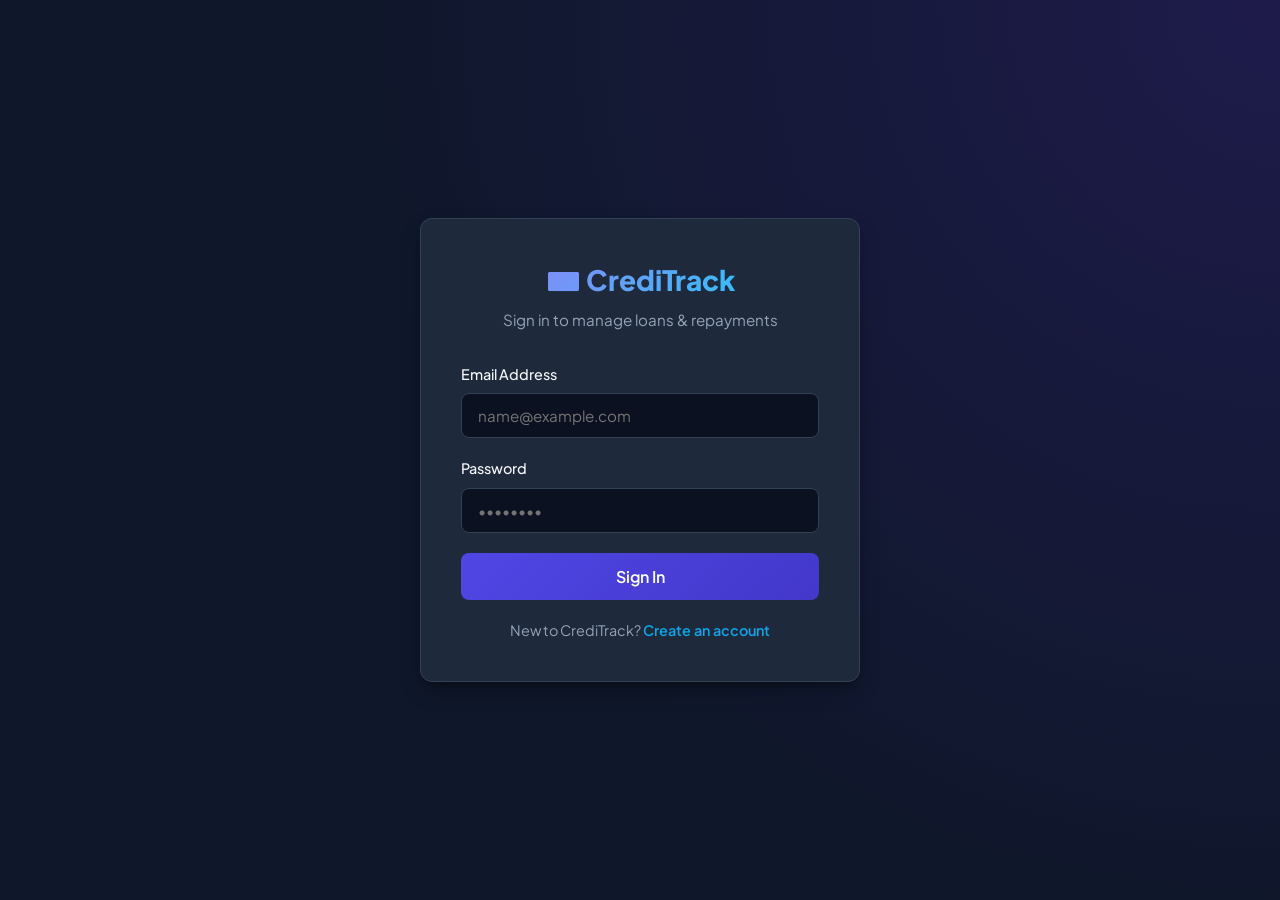
<file: frontend/index.html>
<!DOCTYPE html>
<html lang="en">
<head>
    <meta charset="UTF-8">
    <meta name="viewport" content="width=device-width, initial-scale=1.0">
    <title>CrediTrack - Digital Loan & Repayment Platform</title>
    <link rel="stylesheet" href="css/style.css">
    <link rel="icon" href="favicon.ico">
</head>
<body>
    <div id="toast-container"></div>

    <div class="auth-wrapper">
        <div class="auth-card">
            <!-- Login Box -->
            <div id="login-box">
                <div class="auth-header">
                    <div class="brand-logo">💳 CrediTrack</div>
                    <p>Sign in to manage loans & repayments</p>
                </div>

                <form id="loginForm">
                    <div class="form-group">
                        <label for="loginEmail">Email Address</label>
                        <input type="email" id="loginEmail" placeholder="name@example.com" required autocomplete="email">
                    </div>
                    <div class="form-group">
                        <label for="loginPassword">Password</label>
                        <input type="password" id="loginPassword" placeholder="••••••••" required autocomplete="current-password">
                    </div>
                    <button type="submit" class="btn" id="loginSubmitBtn">Sign In</button>
                </form>

                <div class="toggle-auth">
                    <p>New to CrediTrack? <a href="#" class="toggle-link">Create an account</a></p>
                </div>
            </div>

            <!-- Register Box -->
            <div id="register-box" style="display: none;">
                <div class="auth-header">
                    <div class="brand-logo">💳 CrediTrack</div>
                    <p>Create your new account</p>
                </div>

                <form id="registerForm">
                    <div class="form-group">
                        <label for="regName">Full Name</label>
                        <input type="text" id="regName" placeholder="e.g. John Doe" required>
                    </div>
                    <div class="form-group">
                        <label for="regEmail">Email Address</label>
                        <input type="email" id="regEmail" placeholder="name@example.com" required>
                    </div>
                    <div class="form-group">
                        <label for="regPassword">Password</label>
                        <input type="password" id="regPassword" placeholder="Min 6 characters" required>
                    </div>
                    <div class="form-group">
                        <label for="regRole">Account Type</label>
                        <select id="regRole">
                            <option value="CUSTOMER">Customer (Borrower)</option>
                            <option value="LOAN_OFFICER">Loan Officer (Approver)</option>
                        </select>
                    </div>
                    <button type="submit" class="btn" id="registerSubmitBtn">Create Account</button>
                </form>

                <div class="toggle-auth">
                    <p>Already have an account? <a href="#" class="toggle-link">Sign in</a></p>
                </div>
            </div>
        </div>
    </div>

    <script src="js/app.js"></script>
</body>
</html>
</file>
<file: frontend/css/style.css>
@import url('https://fonts.googleapis.com/css2?family=Plus+Jakarta+Sans:wght@400;500;600;700;800&display=swap');

:root {
    --primary: #4f46e5;
    --primary-hover: #4338ca;
    --primary-light: #eef2ff;
    --secondary: #0ea5e9;
    --accent: #8b5cf6;
    --background: #0f172a;
    --surface: #1e293b;
    --surface-border: #334155;
    --text: #f8fafc;
    --text-muted: #94a3b8;
    --success: #10b981;
    --success-bg: rgba(16, 185, 129, 0.15);
    --warning: #f59e0b;
    --warning-bg: rgba(245, 158, 11, 0.15);
    --danger: #ef4444;
    --danger-bg: rgba(239, 68, 68, 0.15);
    --info: #3b82f6;
    --info-bg: rgba(59, 130, 246, 0.15);
    --radius: 12px;
    --shadow: 0 10px 25px -5px rgba(0, 0, 0, 0.3), 0 8px 10px -6px rgba(0, 0, 0, 0.3);
}

* {
    box-sizing: border-box;
    margin: 0;
    padding: 0;
    font-family: 'Plus Jakarta Sans', system-ui, -apple-system, sans-serif;
}

body {
    background-color: var(--background);
    color: var(--text);
    min-height: 100vh;
    line-height: 1.5;
}

.container {
    max-width: 1200px;
    margin: 0 auto;
    padding: 24px;
}

/* Authentication Page */
.auth-wrapper {
    min-height: 100vh;
    display: flex;
    align-items: center;
    justify-content: center;
    padding: 20px;
    background: radial-gradient(circle at top right, #1e1b4b 0%, #0f172a 60%);
}

.auth-card {
    background: var(--surface);
    border: 1px solid var(--surface-border);
    border-radius: var(--radius);
    box-shadow: var(--shadow);
    padding: 2.5rem;
    width: 100%;
    max-width: 440px;
}

.auth-header {
    text-align: center;
    margin-bottom: 2rem;
}

.brand-logo {
    display: inline-flex;
    align-items: center;
    gap: 10px;
    font-size: 1.75rem;
    font-weight: 800;
    color: var(--text);
    background: linear-gradient(135deg, #818cf8 0%, #38bdf8 100%);
    -webkit-background-clip: text;
    -webkit-text-fill-color: transparent;
    margin-bottom: 0.5rem;
}

.auth-header p {
    color: var(--text-muted);
    font-size: 0.95rem;
}

.form-group {
    margin-bottom: 1.25rem;
}

.form-group label {
    display: block;
    margin-bottom: 0.5rem;
    font-weight: 500;
    font-size: 0.9rem;
    color: var(--text);
}

.form-group input,
.form-group select {
    width: 100%;
    padding: 0.75rem 1rem;
    background-color: #0b1120;
    border: 1px solid var(--surface-border);
    border-radius: 8px;
    color: var(--text);
    font-size: 0.95rem;
    transition: all 0.2s;
    outline: none;
}

.form-group input:focus,
.form-group select:focus {
    border-color: var(--primary);
    box-shadow: 0 0 0 3px rgba(79, 70, 229, 0.25);
}

.btn {
    display: inline-flex;
    align-items: center;
    justify-content: center;
    gap: 8px;
    width: 100%;
    padding: 0.8rem 1.5rem;
    background: linear-gradient(135deg, var(--primary) 0%, var(--primary-hover) 100%);
    color: #ffffff;
    border: none;
    border-radius: 8px;
    font-weight: 600;
    font-size: 1rem;
    cursor: pointer;
    transition: transform 0.15s ease, box-shadow 0.15s ease, opacity 0.2s;
}

.btn:hover {
    transform: translateY(-1px);
    box-shadow: 0 4px 12px rgba(79, 70, 229, 0.35);
}

.btn:active {
    transform: translateY(0);
}

.btn-secondary {
    background: #334155;
    color: var(--text);
}

.btn-secondary:hover {
    background: #475569;
    box-shadow: none;
}

.btn-success {
    background: linear-gradient(135deg, #059669 0%, #10b981 100%);
}

.btn-danger {
    background: linear-gradient(135deg, #dc2626 0%, #ef4444 100%);
}

.btn-sm {
    padding: 0.4rem 0.8rem;
    font-size: 0.85rem;
    width: auto;
    border-radius: 6px;
}

.demo-credentials {
    margin-top: 1.5rem;
    padding: 1rem;
    background: rgba(15, 23, 42, 0.6);
    border: 1px dashed var(--surface-border);
    border-radius: 8px;
    font-size: 0.825rem;
}

.demo-credentials h4 {
    color: var(--secondary);
    margin-bottom: 0.5rem;
    font-size: 0.85rem;
}

.demo-credentials ul {
    list-style: none;
    display: flex;
    flex-direction: column;
    gap: 4px;
    color: var(--text-muted);
}

.demo-credentials code {
    color: #e2e8f0;
    background: #1e293b;
    padding: 2px 5px;
    border-radius: 4px;
    cursor: pointer;
}

.toggle-auth {
    text-align: center;
    margin-top: 1.25rem;
    font-size: 0.9rem;
    color: var(--text-muted);
}

.toggle-auth a {
    color: var(--secondary);
    text-decoration: none;
    font-weight: 600;
    cursor: pointer;
}

/* Dashboard Layout */
.dashboard-header {
    background: var(--surface);
    border-bottom: 1px solid var(--surface-border);
    padding: 1rem 2rem;
    display: flex;
    justify-content: space-between;
    align-items: center;
    position: sticky;
    top: 0;
    z-index: 10;
}

.user-badge {
    display: inline-flex;
    align-items: center;
    gap: 12px;
}

.role-pill {
    padding: 0.25rem 0.65rem;
    border-radius: 9999px;
    font-size: 0.75rem;
    font-weight: 700;
    letter-spacing: 0.5px;
    text-transform: uppercase;
}

.role-CUSTOMER { background: rgba(14, 165, 233, 0.2); color: #38bdf8; border: 1px solid rgba(56, 189, 248, 0.4); }
.role-LOAN_OFFICER { background: rgba(139, 92, 246, 0.2); color: #a78bfa; border: 1px solid rgba(167, 139, 250, 0.4); }
.role-ADMIN { background: rgba(245, 158, 11, 0.2); color: #fbbf24; border: 1px solid rgba(251, 191, 36, 0.4); }

/* KPI Metrics */
.metrics-grid {
    display: grid;
    grid-template-columns: repeat(auto-fit, minmax(220px, 1fr));
    gap: 1.25rem;
    margin-bottom: 2rem;
}

.metric-card {
    background: var(--surface);
    border: 1px solid var(--surface-border);
    border-radius: var(--radius);
    padding: 1.5rem;
    display: flex;
    flex-direction: column;
    gap: 0.5rem;
}

.metric-title {
    font-size: 0.875rem;
    color: var(--text-muted);
    font-weight: 500;
}

.metric-value {
    font-size: 1.75rem;
    font-weight: 800;
    color: var(--text);
}

/* Calculator Section */
.calc-card {
    background: linear-gradient(145deg, #1e293b 0%, #172033 100%);
    border: 1px solid var(--surface-border);
    border-radius: var(--radius);
    padding: 1.75rem;
    margin-bottom: 2rem;
}

.calc-header {
    display: flex;
    justify-content: space-between;
    align-items: center;
    margin-bottom: 1.5rem;
}

.calc-grid {
    display: grid;
    grid-template-columns: 1fr 1fr;
    gap: 2rem;
}

@media (max-width: 768px) {
    .calc-grid { grid-template-columns: 1fr; }
}

.slider-group {
    margin-bottom: 1.25rem;
}

.slider-header {
    display: flex;
    justify-content: space-between;
    margin-bottom: 0.5rem;
    font-size: 0.9rem;
}

.slider-val {
    font-weight: 700;
    color: var(--secondary);
}

input[type="range"] {
    width: 100%;
    accent-color: var(--primary);
    cursor: pointer;
}

.calc-result-box {
    background: #0b1120;
    border: 1px solid var(--surface-border);
    border-radius: var(--radius);
    padding: 1.5rem;
    display: flex;
    flex-direction: column;
    justify-content: space-between;
}

.calc-summary-row {
    display: flex;
    justify-content: space-between;
    padding: 0.5rem 0;
    border-bottom: 1px solid #1e293b;
    font-size: 0.9rem;
}

.calc-emi-highlight {
    text-align: center;
    padding: 1rem 0;
}

.calc-emi-amount {
    font-size: 2.25rem;
    font-weight: 800;
    color: #38bdf8;
}

/* Cards & Tables */
.card-grid {
    display: grid;
    grid-template-columns: repeat(auto-fill, minmax(320px, 1fr));
    gap: 1.5rem;
    margin-top: 1rem;
}

.card {
    background: var(--surface);
    border: 1px solid var(--surface-border);
    border-radius: var(--radius);
    padding: 1.5rem;
    display: flex;
    flex-direction: column;
    gap: 0.75rem;
    box-shadow: 0 4px 6px rgba(0,0,0,0.1);
}

.card-top {
    display: flex;
    justify-content: space-between;
    align-items: center;
    border-bottom: 1px solid var(--surface-border);
    padding-bottom: 0.75rem;
}

.card-amount {
    font-size: 1.5rem;
    font-weight: 800;
}

.status-badge {
    padding: 0.3rem 0.8rem;
    border-radius: 9999px;
    font-size: 0.75rem;
    font-weight: 700;
    text-transform: uppercase;
}

.status-PENDING { background: var(--warning-bg); color: var(--warning); border: 1px solid rgba(245, 158, 11, 0.3); }
.status-APPROVED { background: var(--info-bg); color: var(--info); border: 1px solid rgba(59, 130, 246, 0.3); }
.status-ACTIVE { background: var(--success-bg); color: var(--success); border: 1px solid rgba(16, 185, 129, 0.3); }
.status-REJECTED { background: var(--danger-bg); color: var(--danger); border: 1px solid rgba(239, 68, 68, 0.3); }
.status-CLOSED { background: rgba(148, 163, 184, 0.15); color: #cbd5e1; border: 1px solid rgba(148, 163, 184, 0.3); }
.status-PAID { background: var(--success-bg); color: var(--success); border: 1px solid rgba(16, 185, 129, 0.3); }

/* Table View */
.table-container {
    background: var(--surface);
    border: 1px solid var(--surface-border);
    border-radius: var(--radius);
    overflow: hidden;
    margin-top: 1rem;
}

table {
    width: 100%;
    border-collapse: collapse;
}

th, td {
    padding: 1rem;
    text-align: left;
    border-bottom: 1px solid var(--surface-border);
}

th {
    background: #0b1120;
    color: var(--text-muted);
    font-size: 0.85rem;
    font-weight: 600;
    text-transform: uppercase;
}

td {
    font-size: 0.95rem;
}

/* Modals */
.modal {
    display: none;
    position: fixed;
    top: 0;
    left: 0;
    width: 100%;
    height: 100%;
    background: rgba(0, 0, 0, 0.7);
    backdrop-filter: blur(4px);
    justify-content: center;
    align-items: center;
    z-index: 100;
    padding: 20px;
}

.modal.active {
    display: flex;
}

.modal-content {
    background: var(--surface);
    border: 1px solid var(--surface-border);
    border-radius: var(--radius);
    padding: 2rem;
    width: 100%;
    max-width: 550px;
    position: relative;
    box-shadow: var(--shadow);
}

.close-btn {
    position: absolute;
    top: 16px;
    right: 20px;
    font-size: 1.5rem;
    color: var(--text-muted);
    cursor: pointer;
    background: none;
    border: none;
}

.close-btn:hover {
    color: var(--text);
}

/* Toast Notifications */
#toast-container {
    position: fixed;
    top: 20px;
    right: 20px;
    z-index: 9999;
    display: flex;
    flex-direction: column;
    gap: 10px;
}

.toast {
    min-width: 280px;
    padding: 14px 18px;
    border-radius: 8px;
    font-size: 0.9rem;
    font-weight: 500;
    color: #ffffff;
    box-shadow: var(--shadow);
    animation: slideIn 0.3s ease forwards;
}

.toast-success { background: #059669; }
.toast-error { background: #dc2626; }
.toast-info { background: #2563eb; }

@keyframes slideIn {
    from { transform: translateX(100%); opacity: 0; }
    to { transform: translateX(0); opacity: 1; }
}
</file>
